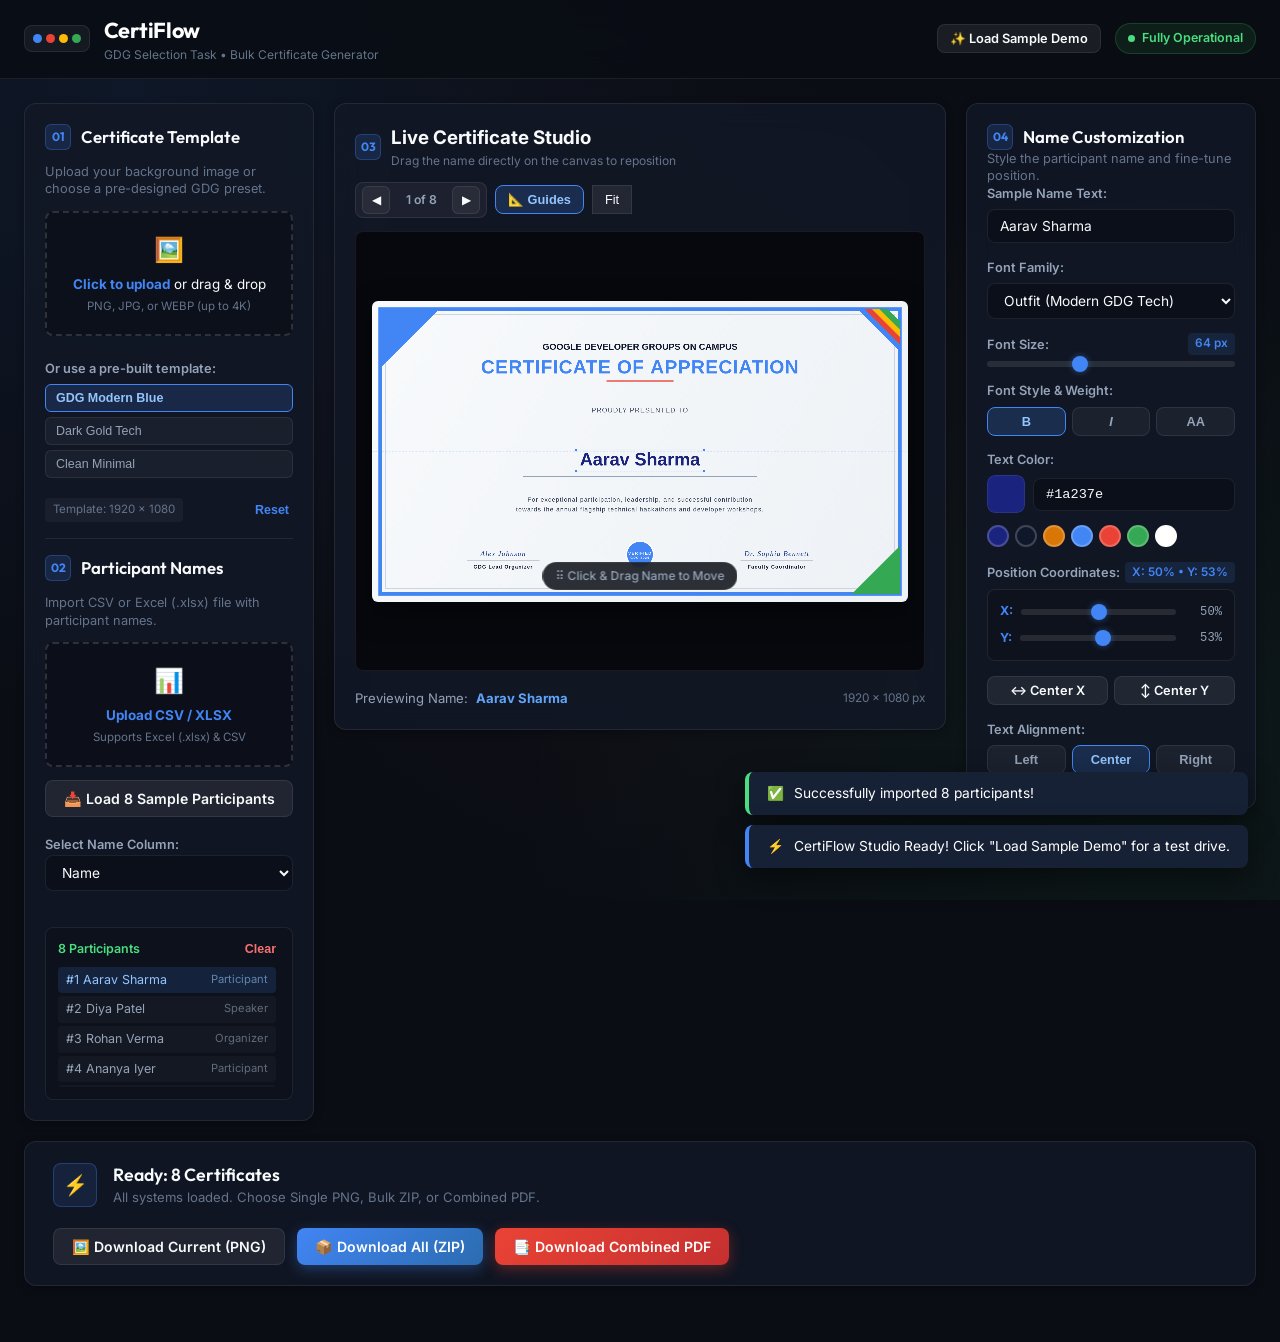
<file: index.html>
<!DOCTYPE html>
<html lang="en">
<head>
  <meta charset="UTF-8">
  <meta name="viewport" content="width=device-width, initial-scale=1.0">
  <meta name="description" content="CertiFlow - Complete Bulk Certificate Generator web app for Google Developer Groups (GDG) student events, hackathons, and workshops.">
  <title>CertiFlow — Bulk Certificate Generator (GDG)</title>

  <!-- Google Fonts: Inter, Outfit, Playfair Display, Great Vibes, Montserrat, Cinzel -->
  <link rel="preconnect" href="https://fonts.googleapis.com">
  <link rel="preconnect" href="https://fonts.gstatic.com" crossorigin>
  <link href="https://fonts.googleapis.com/css2?family=Cinzel:wght@600;700;800&family=Great+Vibes&family=Inter:wght@400;500;600;700&family=Montserrat:wght@500;600;700;800&family=Outfit:wght@500;600;700;800&family=Playfair+Display:ital,wght@0,600;0,700;1,600&display=swap" rel="stylesheet">

  <!-- Offline Local Vendor Libraries (Downloaded in libs/) -->
  <script src="libs/papaparse.min.js"></script>
  <script src="libs/xlsx.full.min.js"></script>
  <script src="libs/jszip.min.js"></script>
  <script src="libs/jspdf.umd.min.js"></script>

  <!-- Main Stylesheet -->
  <link rel="stylesheet" href="style.css">
</head>
<body>
  <!-- Top Navigation Header -->
  <header class="app-header">
    <div class="header-container">
      <div class="brand">
        <div class="brand-icon">
          <span class="gdg-dot blue"></span>
          <span class="gdg-dot red"></span>
          <span class="gdg-dot yellow"></span>
          <span class="gdg-dot green"></span>
        </div>
        <div class="brand-text">
          <h1>CertiFlow</h1>
          <span class="brand-subtitle">GDG Selection Task • Bulk Certificate Generator</span>
        </div>
      </div>

      <div class="header-actions">
        <!-- Quick Sample Loader Button -->
        <button id="loadSampleProjectBtn" class="btn btn-secondary btn-sm" title="Populate with a ready-made GDG template and 8 sample participants">
          ✨ Load Sample Demo
        </button>
        <span class="step-badge active" id="systemStatusBadge">
          <span class="pulse-indicator"></span>
          <span id="badgeText">Ready</span>
        </span>
      </div>
    </div>
  </header>

  <!-- Main Application Workspace -->
  <main class="app-main">
    <div class="workspace-container">
      
      <!-- Studio Grid: 3-column architecture -->
      <div class="workspace-grid">
        
        <!-- ====================================================================
             LEFT PANEL: Template & Participant Data
             ==================================================================== -->
        <aside class="panel-card sidebar-panel">
          
          <!-- 1. Certificate Template Section -->
          <div class="panel-section">
            <div class="panel-header">
              <span class="panel-number">01</span>
              <h3>Certificate Template</h3>
            </div>
            <p class="panel-desc">Upload your background image or choose a pre-designed GDG preset.</p>

            <!-- Template File Dropzone -->
            <div class="dropzone" id="templateDropzone">
              <input type="file" id="templateInput" accept="image/png, image/jpeg, image/jpg, image/webp" class="file-input-hidden">
              <div class="dropzone-content">
                <span class="dropzone-icon">🖼️</span>
                <span class="dropzone-text"><strong>Click to upload</strong> or drag & drop</span>
                <span class="dropzone-sub">PNG, JPG, or WEBP (up to 4K)</span>
              </div>
            </div>

            <!-- Built-in Template Presets -->
            <div class="preset-selector">
              <label class="control-label">Or use a pre-built template:</label>
              <div class="preset-buttons">
                <button class="btn-preset active" data-preset="gdg-blue" id="presetGdgBlue">GDG Modern Blue</button>
                <button class="btn-preset" data-preset="dark-gold" id="presetDarkGold">Dark Gold Tech</button>
                <button class="btn-preset" data-preset="minimal-clean" id="presetMinimal">Clean Minimal</button>
              </div>
            </div>

            <div class="meta-tag-bar">
              <span id="templateDimensionsTag" class="info-pill">Template: 1920 × 1080</span>
              <button id="resetTemplateBtn" class="btn-text">Reset</button>
            </div>
          </div>

          <div class="divider"></div>

          <!-- 2. Participant Data Section -->
          <div class="panel-section">
            <div class="panel-header">
              <span class="panel-number">02</span>
              <h3>Participant Names</h3>
            </div>
            <p class="panel-desc">Import CSV or Excel (.xlsx) file with participant names.</p>

            <!-- Participant File Dropzone -->
            <div class="dropzone" id="csvDropzone">
              <input type="file" id="csvInput" accept=".csv, .xlsx, .xls" class="file-input-hidden">
              <div class="dropzone-content">
                <span class="dropzone-icon">📊</span>
                <span class="dropzone-text"><strong>Upload CSV / XLSX</strong></span>
                <span class="dropzone-sub">Supports Excel (.xlsx) & CSV</span>
              </div>
            </div>

            <!-- Quick Sample Data Button -->
            <div class="data-quick-actions">
              <button id="loadSampleCsvBtn" class="btn btn-secondary btn-full">
                📥 Load 8 Sample Participants
              </button>
            </div>

            <!-- Column Selection (shown once file is parsed) -->
            <div class="control-group" id="columnSelectorGroup" style="display: none;">
              <label for="columnSelect" class="control-label">Select Name Column:</label>
              <select id="columnSelect" class="input-select"></select>
            </div>

            <!-- Participant Preview Mini-List -->
            <div class="participant-summary" id="participantSummary" style="display: none;">
              <div class="summary-header">
                <span class="summary-count" id="participantCount">0 Participants</span>
                <button id="clearParticipantsBtn" class="btn-text danger">Clear</button>
              </div>
              <div class="participant-list-box" id="participantListBox">
                <!-- Names dynamically populated -->
              </div>
            </div>
          </div>

        </aside>

        <!-- ====================================================================
             CENTER WORKSPACE: Live Certificate Canvas Studio
             ==================================================================== -->
        <section class="panel-card canvas-panel">
          <div class="canvas-header">
            <div class="canvas-title-group">
              <span class="panel-number">03</span>
              <div>
                <h3>Live Certificate Studio</h3>
                <span class="canvas-subtitle" id="canvasStatusNote">Drag the name directly on the canvas to reposition</span>
              </div>
            </div>

            <!-- Canvas Viewport Controls -->
            <div class="canvas-toolbar">
              <div class="participant-navigator" id="participantNav" style="display: none;">
                <button id="prevParticipantBtn" class="btn-icon" title="Previous Participant">◀</button>
                <span id="navParticipantText" class="nav-text">1 of 1</span>
                <button id="nextParticipantBtn" class="btn-icon" title="Next Participant">▶</button>
              </div>
              <button id="toggleGuidesBtn" class="btn-toggle active" title="Toggle Center Guides">📐 Guides</button>
              <button id="fitCanvasBtn" class="btn-secondary btn-sm" title="Fit to screen">Fit</button>
            </div>
          </div>

          <!-- Canvas Interactive Stage Area -->
          <div class="canvas-viewport" id="canvasViewport">
            <div class="canvas-wrapper" id="canvasWrapper">
              <canvas id="certCanvas" width="1920" height="1080"></canvas>
              <!-- Floating Drag Hint Indicator -->
              <div class="drag-hint" id="dragHint">
                <span>⠿ Click & Drag Name to Move</span>
              </div>
            </div>
          </div>

          <!-- Canvas Sub-Bar -->
          <div class="canvas-footer-bar">
            <div class="active-participant-pill">
              <span class="pill-label">Previewing Name:</span>
              <strong id="activePreviewName">Aarav Sharma</strong>
            </div>
            <div class="canvas-resolution-info" id="resolutionTag">1920 × 1080 px</div>
          </div>
        </section>

        <!-- ====================================================================
             RIGHT PANEL: Typography & Positioning Controls
             ==================================================================== -->
        <aside class="panel-card sidebar-panel">
          <div class="panel-header">
            <span class="panel-number">04</span>
            <h3>Name Customization</h3>
          </div>
          <p class="panel-desc">Style the participant name and fine-tune position.</p>

          <!-- Custom Text / Placeholder Input -->
          <div class="control-group">
            <label for="customNameInput" class="control-label">Sample Name Text:</label>
            <input type="text" id="customNameInput" class="input-text" value="Aarav Sharma" placeholder="Type a name to test...">
          </div>

          <!-- Font Family Selector -->
          <div class="control-group">
            <label for="fontFamilySelect" class="control-label">Font Family:</label>
            <select id="fontFamilySelect" class="input-select">
              <option value="'Outfit', sans-serif" selected>Outfit (Modern GDG Tech)</option>
              <option value="'Inter', sans-serif">Inter (Clean Modern)</option>
              <option value="'Great Vibes', cursive">Great Vibes (Formal Calligraphy)</option>
              <option value="'Playfair Display', serif">Playfair Display (Classic Elegant)</option>
              <option value="'Cinzel', serif">Cinzel (Regal Serif)</option>
              <option value="'Montserrat', sans-serif">Montserrat (Geometric Sans)</option>
            </select>
          </div>

          <!-- Font Size Slider -->
          <div class="control-group">
            <div class="control-label-row">
              <label for="fontSizeRange" class="control-label">Font Size:</label>
              <span class="control-value-badge" id="fontSizeVal">64 px</span>
            </div>
            <input type="range" id="fontSizeRange" min="20" max="140" value="64" class="input-range">
          </div>

          <!-- Font Weight & Style -->
          <div class="control-group">
            <label class="control-label">Font Style & Weight:</label>
            <div class="btn-group-row">
              <button id="btnBold" class="btn-toggle active" title="Bold"><strong>B</strong></button>
              <button id="btnItalic" class="btn-toggle" title="Italic"><em>I</em></button>
              <button id="btnUppercase" class="btn-toggle" title="UPPERCASE">AA</button>
            </div>
          </div>

          <!-- Text Color Picker -->
          <div class="control-group">
            <label class="control-label">Text Color:</label>
            <div class="color-picker-row">
              <input type="color" id="textColorInput" value="#1a237e" class="input-color">
              <input type="text" id="textColorHex" value="#1a237e" class="input-text-code" maxlength="7">
            </div>
            <!-- Preset Palette Swatches -->
            <div class="palette-swatches">
              <button class="color-swatch" style="background: #1a237e;" data-color="#1a237e" title="Navy Blue"></button>
              <button class="color-swatch" style="background: #0f172a;" data-color="#0f172a" title="Midnight Black"></button>
              <button class="color-swatch" style="background: #d97706;" data-color="#d97706" title="Gold / Amber"></button>
              <button class="color-swatch" style="background: #4285f4;" data-color="#4285f4" title="GDG Blue"></button>
              <button class="color-swatch" style="background: #ea4335;" data-color="#ea4335" title="GDG Red"></button>
              <button class="color-swatch" style="background: #34a853;" data-color="#34a853" title="GDG Green"></button>
              <button class="color-swatch" style="background: #ffffff;" data-color="#ffffff" title="Crisp White"></button>
            </div>
          </div>

          <!-- Drag & Coordinates Controls -->
          <div class="control-group">
            <div class="control-label-row">
              <label class="control-label">Position Coordinates:</label>
              <span class="control-value-badge" id="coordTag">X: 50.0% • Y: 53.0%</span>
            </div>
            
            <div class="coord-sliders">
              <div class="slider-row">
                <span class="axis-label">X:</span>
                <input type="range" id="posXRange" min="5" max="95" step="0.5" value="50" class="input-range">
                <span class="axis-val" id="posXVal">50%</span>
              </div>
              <div class="slider-row">
                <span class="axis-label">Y:</span>
                <input type="range" id="posYRange" min="10" max="90" step="0.5" value="53" class="input-range">
                <span class="axis-val" id="posYVal">53%</span>
              </div>
            </div>

            <!-- Quick Alignment Buttons -->
            <div class="btn-group-row" style="margin-top: 0.6rem;">
              <button id="centerHorizontalBtn" class="btn btn-secondary btn-sm" style="flex: 1;">
                ↔ Center X
              </button>
              <button id="centerVerticalBtn" class="btn btn-secondary btn-sm" style="flex: 1;">
                ↕ Center Y
              </button>
            </div>
          </div>

          <!-- Text Alignment (Left, Center, Right) -->
          <div class="control-group">
            <label class="control-label">Text Alignment:</label>
            <div class="btn-group-row">
              <button class="btn-toggle" data-align="left" id="alignLeft">Left</button>
              <button class="btn-toggle active" data-align="center" id="alignCenter">Center</button>
              <button class="btn-toggle" data-align="right" id="alignRight">Right</button>
            </div>
          </div>

        </aside>

      </div>

      <!-- ====================================================================
           BOTTOM EXPORT ACTION BAR
           ==================================================================== -->
      <footer class="export-bar">
        <div class="export-summary">
          <div class="export-icon-box">⚡</div>
          <div>
            <h4 id="exportHeading">Ready to Export</h4>
            <p id="exportSubtitle">Download the current preview or generate all certificates in bulk.</p>
          </div>
        </div>

        <div class="export-action-buttons">
          <!-- 1. Single Image Download -->
          <button id="downloadCurrentBtn" class="btn btn-secondary" title="Download the certificate currently shown in the preview">
            🖼️ Download Current (PNG)
          </button>

          <!-- 2. Bulk ZIP Download -->
          <button id="downloadZipBtn" class="btn btn-primary" title="Export all certificates as individual high-res images in a ZIP archive">
            📦 Download All (ZIP)
          </button>

          <!-- 3. Combined PDF Download -->
          <button id="downloadPdfBtn" class="btn btn-accent" title="Export all certificates merged into a single multi-page PDF document">
            📑 Download Combined PDF
          </button>
        </div>
      </footer>

    </div>
  </main>

  <!-- ====================================================================
       MODAL: Bulk Generation Progress
       ==================================================================== -->
  <div class="modal-backdrop" id="progressModal" style="display: none;">
    <div class="modal-card">
      <div class="modal-header">
        <span class="modal-icon">⚙️</span>
        <h3 id="modalTitle">Generating Certificates...</h3>
      </div>
      <p class="modal-desc" id="modalDesc">Rendering high-resolution certificates in memory.</p>

      <div class="progress-bar-container">
        <div class="progress-bar-fill" id="progressBarFill" style="width: 0%;"></div>
      </div>
      <div class="progress-stats">
        <span id="progressCount">0 / 0 Completed</span>
        <span id="progressPercent">0%</span>
      </div>

      <div class="modal-footer">
        <span class="modal-note">Please keep this window open while processing completes.</span>
      </div>
    </div>
  </div>

  <!-- Toast Container -->
  <div class="toast-container" id="toastContainer"></div>

  <!-- Main JavaScript File -->
  <script src="script.js"></script>
</body>
</html>
</file>
<file: style.css>
/* ==========================================================================
   CertiFlow — Complete Modern CSS Design System
   Bulk Certificate Generator (GDG Task)
   ========================================================================== */

/* --------------------------------------------------------------------------
   1. Design Tokens & Variables
   -------------------------------------------------------------------------- */
:root {
  /* Google Developer Group Brand Accents */
  --gdg-blue: #4285F4;
  --gdg-red: #EA4335;
  --gdg-yellow: #FBBC05;
  --gdg-green: #34A853;

  /* Surfaces & Backgrounds */
  --bg-dark: #0a0d14;
  --bg-surface: #121826;
  --bg-card: rgba(18, 24, 38, 0.85);
  --bg-card-hover: rgba(26, 35, 54, 0.95);
  --bg-input: #0b0f19;
  --border-subtle: rgba(255, 255, 255, 0.08);
  --border-focus: rgba(66, 133, 244, 0.5);

  /* Typography */
  --text-primary: #f8fafc;
  --text-secondary: #94a3b8;
  --text-muted: #64748b;
  --font-heading: 'Outfit', -apple-system, BlinkMacSystemFont, sans-serif;
  --font-body: 'Inter', -apple-system, BlinkMacSystemFont, sans-serif;

  /* Shapes & Transitions */
  --radius-sm: 8px;
  --radius-md: 12px;
  --radius-lg: 18px;
  --radius-full: 9999px;
  --shadow-sm: 0 2px 8px rgba(0, 0, 0, 0.3);
  --shadow-md: 0 10px 30px rgba(0, 0, 0, 0.45);
  --shadow-glow: 0 0 30px rgba(66, 133, 244, 0.25);
  --transition: all 0.2s cubic-bezier(0.4, 0, 0.2, 1);
  --max-width: 1560px;
}

/* --------------------------------------------------------------------------
   2. Reset & Global Styles
   -------------------------------------------------------------------------- */
* {
  margin: 0;
  padding: 0;
  box-sizing: border-box;
}

body {
  font-family: var(--font-body);
  background-color: var(--bg-dark);
  color: var(--text-primary);
  min-height: 100vh;
  line-height: 1.5;
  -webkit-font-smoothing: antialiased;
  background-image: 
    radial-gradient(circle at 10% 10%, rgba(66, 133, 244, 0.09) 0%, transparent 45%),
    radial-gradient(circle at 90% 90%, rgba(52, 168, 83, 0.07) 0%, transparent 45%),
    radial-gradient(circle at 50% 50%, rgba(234, 67, 53, 0.04) 0%, transparent 60%);
  background-attachment: fixed;
}

/* --------------------------------------------------------------------------
   3. Header Navigation
   -------------------------------------------------------------------------- */
.app-header {
  position: sticky;
  top: 0;
  z-index: 100;
  background: rgba(10, 13, 20, 0.88);
  backdrop-filter: blur(16px);
  -webkit-backdrop-filter: blur(16px);
  border-bottom: 1px solid var(--border-subtle);
  padding: 0.85rem 1.5rem;
}

.header-container {
  max-width: var(--max-width);
  margin: 0 auto;
  display: flex;
  justify-content: space-between;
  align-items: center;
}

.brand {
  display: flex;
  align-items: center;
  gap: 0.85rem;
}

.brand-icon {
  display: flex;
  gap: 4px;
  background: rgba(255, 255, 255, 0.05);
  padding: 8px;
  border-radius: var(--radius-sm);
  border: 1px solid var(--border-subtle);
}

.gdg-dot {
  width: 9px;
  height: 9px;
  border-radius: 50%;
}
.gdg-dot.blue { background-color: var(--gdg-blue); }
.gdg-dot.red { background-color: var(--gdg-red); }
.gdg-dot.yellow { background-color: var(--gdg-yellow); }
.gdg-dot.green { background-color: var(--gdg-green); }

.brand-text h1 {
  font-family: var(--font-heading);
  font-size: 1.35rem;
  font-weight: 700;
  letter-spacing: -0.02em;
  background: linear-gradient(135deg, #ffffff 40%, var(--gdg-blue) 100%);
  -webkit-background-clip: text;
  -webkit-text-fill-color: transparent;
}

.brand-subtitle {
  font-size: 0.75rem;
  color: var(--text-muted);
  display: block;
}

.header-actions {
  display: flex;
  align-items: center;
  gap: 0.85rem;
}

.step-badge {
  display: inline-flex;
  align-items: center;
  gap: 7px;
  background: rgba(52, 168, 83, 0.12);
  color: #4ade80;
  border: 1px solid rgba(52, 168, 83, 0.25);
  padding: 5px 12px;
  border-radius: var(--radius-full);
  font-size: 0.78rem;
  font-weight: 600;
}

.pulse-indicator {
  width: 7px;
  height: 7px;
  background-color: #4ade80;
  border-radius: 50%;
  animation: pulse 1.8s infinite;
}

@keyframes pulse {
  0% { transform: scale(0.95); box-shadow: 0 0 0 0 rgba(74, 222, 128, 0.6); }
  70% { transform: scale(1.1); box-shadow: 0 0 0 7px rgba(74, 222, 128, 0); }
  100% { transform: scale(0.95); box-shadow: 0 0 0 0 rgba(74, 222, 128, 0); }
}

/* --------------------------------------------------------------------------
   4. Buttons & Form Controls
   -------------------------------------------------------------------------- */
.btn {
  display: inline-flex;
  align-items: center;
  justify-content: center;
  gap: 7px;
  padding: 9px 18px;
  border-radius: var(--radius-sm);
  font-family: var(--font-body);
  font-size: 0.88rem;
  font-weight: 600;
  cursor: pointer;
  transition: var(--transition);
  border: none;
  text-decoration: none;
  white-space: nowrap;
}

.btn-sm {
  padding: 6px 12px;
  font-size: 0.8rem;
}

.btn-full {
  width: 100%;
}

.btn-secondary {
  background: rgba(255, 255, 255, 0.07);
  color: var(--text-primary);
  border: 1px solid var(--border-subtle);
}

.btn-secondary:hover:not(:disabled) {
  background: rgba(255, 255, 255, 0.12);
  border-color: rgba(255, 255, 255, 0.2);
  transform: translateY(-1px);
}

.btn-primary {
  background: linear-gradient(135deg, var(--gdg-blue), #2b6cb0);
  color: #ffffff;
  box-shadow: 0 4px 14px rgba(66, 133, 244, 0.35);
}

.btn-primary:hover:not(:disabled) {
  background: linear-gradient(135deg, #5a96f8, #3182ce);
  box-shadow: 0 6px 20px rgba(66, 133, 244, 0.5);
  transform: translateY(-1px);
}

.btn-accent {
  background: linear-gradient(135deg, #ea4335, #c53030);
  color: #ffffff;
  box-shadow: 0 4px 14px rgba(234, 67, 53, 0.35);
}

.btn-accent:hover:not(:disabled) {
  background: linear-gradient(135deg, #f05a4d, #d03838);
  box-shadow: 0 6px 20px rgba(234, 67, 53, 0.5);
  transform: translateY(-1px);
}

.btn-text {
  background: transparent;
  border: none;
  color: var(--gdg-blue);
  font-size: 0.78rem;
  font-weight: 600;
  cursor: pointer;
  padding: 2px 4px;
}
.btn-text.danger { color: #f87171; }
.btn-text:hover { text-decoration: underline; }

.btn-toggle {
  background: rgba(255, 255, 255, 0.05);
  border: 1px solid var(--border-subtle);
  color: var(--text-secondary);
  padding: 6px 12px;
  border-radius: var(--radius-sm);
  font-size: 0.8rem;
  font-weight: 600;
  cursor: pointer;
  transition: var(--transition);
}

.btn-toggle:hover {
  background: rgba(255, 255, 255, 0.1);
  color: var(--text-primary);
}

.btn-toggle.active {
  background: rgba(66, 133, 244, 0.2);
  border-color: var(--gdg-blue);
  color: #93c5fd;
}

.btn-icon {
  background: rgba(255, 255, 255, 0.05);
  border: 1px solid var(--border-subtle);
  color: var(--text-primary);
  width: 28px;
  height: 28px;
  border-radius: 6px;
  display: inline-flex;
  align-items: center;
  justify-content: center;
  font-size: 0.75rem;
  cursor: pointer;
  transition: var(--transition);
}

.btn-icon:hover {
  background: rgba(255, 255, 255, 0.12);
  border-color: var(--border-focus);
}

.btn:disabled, .btn-secondary:disabled, .btn-primary:disabled, .btn-accent:disabled {
  opacity: 0.45;
  cursor: not-allowed;
  transform: none !important;
  box-shadow: none !important;
}

/* Form Inputs */
.control-group {
  display: flex;
  flex-direction: column;
  gap: 6px;
  margin-bottom: 0.9rem;
}

.control-label {
  font-size: 0.8rem;
  font-weight: 600;
  color: var(--text-secondary);
}

.control-label-row {
  display: flex;
  justify-content: space-between;
  align-items: center;
}

.control-value-badge {
  font-size: 0.74rem;
  font-weight: 600;
  color: var(--gdg-blue);
  background: rgba(66, 133, 244, 0.12);
  padding: 2px 7px;
  border-radius: 4px;
}

.input-text, .input-select {
  background: var(--bg-input);
  border: 1px solid var(--border-subtle);
  color: var(--text-primary);
  padding: 8px 12px;
  border-radius: var(--radius-sm);
  font-size: 0.86rem;
  font-family: var(--font-body);
  transition: var(--transition);
  outline: none;
  width: 100%;
}

.input-text:focus, .input-select:focus {
  border-color: var(--gdg-blue);
  box-shadow: 0 0 0 3px rgba(66, 133, 244, 0.15);
}

.input-select option {
  background: #121826;
  color: #ffffff;
}

.input-range {
  -webkit-appearance: none;
  appearance: none;
  width: 100%;
  height: 6px;
  border-radius: 3px;
  background: rgba(255, 255, 255, 0.1);
  outline: none;
}

.input-range::-webkit-slider-thumb {
  -webkit-appearance: none;
  appearance: none;
  width: 16px;
  height: 16px;
  border-radius: 50%;
  background: var(--gdg-blue);
  cursor: pointer;
  box-shadow: 0 0 6px rgba(66, 133, 244, 0.5);
  transition: var(--transition);
}

.input-range::-webkit-slider-thumb:hover {
  transform: scale(1.18);
  background: #60a5fa;
}

.btn-group-row {
  display: flex;
  gap: 6px;
}

.btn-group-row .btn-toggle {
  flex: 1;
  text-align: center;
}

/* --------------------------------------------------------------------------
   5. Workspace Grid Layout
   -------------------------------------------------------------------------- */
.app-main {
  padding: 1.5rem 1.5rem 3.5rem;
}

.workspace-container {
  max-width: var(--max-width);
  margin: 0 auto;
  display: flex;
  flex-direction: column;
  gap: 1.25rem;
}

.workspace-grid {
  display: grid;
  grid-template-columns: 310px 1fr 310px;
  gap: 1.25rem;
  align-items: start;
}

@media (max-width: 1280px) {
  .workspace-grid {
    grid-template-columns: 290px 1fr 290px;
  }
}

@media (max-width: 1100px) {
  .workspace-grid {
    grid-template-columns: 1fr;
  }
}

.panel-card {
  background: var(--bg-card);
  backdrop-filter: blur(14px);
  -webkit-backdrop-filter: blur(14px);
  border: 1px solid var(--border-subtle);
  border-radius: var(--radius-md);
  padding: 1.25rem;
  box-shadow: var(--shadow-sm);
}

.panel-section {
  display: flex;
  flex-direction: column;
  gap: 0.85rem;
}

.panel-header {
  display: flex;
  align-items: center;
  gap: 0.65rem;
}

.panel-number {
  font-family: var(--font-heading);
  font-size: 0.75rem;
  font-weight: 700;
  background: rgba(66, 133, 244, 0.15);
  color: var(--gdg-blue);
  width: 26px;
  height: 26px;
  display: inline-flex;
  align-items: center;
  justify-content: center;
  border-radius: 6px;
  border: 1px solid rgba(66, 133, 244, 0.3);
}

.panel-header h3 {
  font-family: var(--font-heading);
  font-size: 1.05rem;
  font-weight: 600;
}

.panel-desc {
  font-size: 0.8rem;
  color: var(--text-muted);
  line-height: 1.35;
}

.divider {
  height: 1px;
  background: var(--border-subtle);
  margin: 1rem 0;
}

/* --------------------------------------------------------------------------
   6. Dropzone & File Inputs
   -------------------------------------------------------------------------- */
.dropzone {
  background: rgba(10, 13, 20, 0.6);
  border: 2px dashed rgba(255, 255, 255, 0.14);
  border-radius: var(--radius-sm);
  padding: 1.15rem 1rem;
  text-align: center;
  cursor: pointer;
  transition: var(--transition);
  position: relative;
}

.dropzone:hover, .dropzone.dragover {
  border-color: var(--gdg-blue);
  background: rgba(66, 133, 244, 0.08);
}

.file-input-hidden {
  position: absolute;
  top: 0;
  left: 0;
  width: 100%;
  height: 100%;
  opacity: 0;
  cursor: pointer;
}

.dropzone-content {
  display: flex;
  flex-direction: column;
  align-items: center;
  gap: 4px;
  pointer-events: none;
}

.dropzone-icon {
  font-size: 1.5rem;
  margin-bottom: 2px;
}

.dropzone-text {
  font-size: 0.84rem;
  color: var(--text-primary);
}

.dropzone-text strong {
  color: var(--gdg-blue);
}

.dropzone-sub {
  font-size: 0.72rem;
  color: var(--text-muted);
}

/* Template Presets */
.preset-selector {
  margin-top: 0.4rem;
}

.preset-buttons {
  display: flex;
  flex-direction: column;
  gap: 5px;
  margin-top: 5px;
}

.btn-preset {
  background: rgba(255, 255, 255, 0.04);
  border: 1px solid var(--border-subtle);
  color: var(--text-secondary);
  padding: 6px 10px;
  border-radius: 6px;
  font-size: 0.78rem;
  font-weight: 500;
  text-align: left;
  cursor: pointer;
  transition: var(--transition);
}

.btn-preset:hover {
  background: rgba(255, 255, 255, 0.08);
  color: var(--text-primary);
}

.btn-preset.active {
  background: rgba(66, 133, 244, 0.16);
  border-color: var(--gdg-blue);
  color: #93c5fd;
  font-weight: 600;
}

.meta-tag-bar {
  display: flex;
  justify-content: space-between;
  align-items: center;
  margin-top: 0.4rem;
}

.info-pill {
  font-size: 0.72rem;
  color: var(--text-muted);
  background: rgba(255, 255, 255, 0.04);
  padding: 3px 8px;
  border-radius: 4px;
}

/* Participant Data Summary */
.participant-summary {
  background: rgba(10, 13, 20, 0.5);
  border: 1px solid var(--border-subtle);
  border-radius: var(--radius-sm);
  padding: 0.75rem;
  margin-top: 0.5rem;
}

.summary-header {
  display: flex;
  justify-content: space-between;
  align-items: center;
  margin-bottom: 0.5rem;
}

.summary-count {
  font-size: 0.78rem;
  font-weight: 600;
  color: #4ade80;
}

.participant-list-box {
  max-height: 120px;
  overflow-y: auto;
  display: flex;
  flex-direction: column;
  gap: 3px;
  padding-right: 4px;
}

.participant-item {
  font-size: 0.78rem;
  padding: 4px 8px;
  background: rgba(255, 255, 255, 0.03);
  border-radius: 4px;
  color: var(--text-secondary);
  display: flex;
  justify-content: space-between;
  cursor: pointer;
}

.participant-item:hover, .participant-item.active {
  background: rgba(66, 133, 244, 0.15);
  color: #93c5fd;
}

/* --------------------------------------------------------------------------
   7. Center Live Canvas Studio
   -------------------------------------------------------------------------- */
.canvas-panel {
  display: flex;
  flex-direction: column;
  gap: 0.85rem;
  min-height: 600px;
}

.canvas-header {
  display: flex;
  justify-content: space-between;
  align-items: center;
  flex-wrap: wrap;
  gap: 0.75rem;
}

.canvas-title-group {
  display: flex;
  align-items: center;
  gap: 0.65rem;
}

.canvas-subtitle {
  font-size: 0.75rem;
  color: var(--text-muted);
  display: block;
}

.canvas-toolbar {
  display: flex;
  align-items: center;
  gap: 0.5rem;
}

.participant-navigator {
  display: flex;
  align-items: center;
  gap: 6px;
  background: rgba(255, 255, 255, 0.05);
  padding: 3px 6px;
  border-radius: var(--radius-sm);
  border: 1px solid var(--border-subtle);
}

.nav-text {
  font-size: 0.76rem;
  font-weight: 600;
  color: var(--text-secondary);
  min-width: 50px;
  text-align: center;
}

.canvas-viewport {
  flex: 1;
  background: #06080d;
  border-radius: var(--radius-sm);
  border: 1px solid var(--border-subtle);
  padding: 1rem;
  display: flex;
  align-items: center;
  justify-content: center;
  position: relative;
  overflow: hidden;
  min-height: 440px;
}

.canvas-wrapper {
  position: relative;
  display: flex;
  align-items: center;
  justify-content: center;
  max-width: 100%;
  max-height: 100%;
}

#certCanvas {
  display: block;
  max-width: 100%;
  max-height: 480px;
  height: auto;
  border-radius: 6px;
  box-shadow: var(--shadow-md);
  cursor: crosshair;
  background: #111724;
}

#certCanvas.dragging {
  cursor: grabbing !important;
}

.drag-hint {
  position: absolute;
  bottom: 12px;
  left: 50%;
  transform: translateX(-50%);
  background: rgba(10, 13, 20, 0.85);
  backdrop-filter: blur(8px);
  color: var(--text-secondary);
  font-size: 0.75rem;
  font-weight: 500;
  padding: 4px 12px;
  border-radius: var(--radius-full);
  border: 1px solid var(--border-subtle);
  pointer-events: none;
  transition: opacity 0.3s ease;
}

.canvas-footer-bar {
  display: flex;
  justify-content: space-between;
  align-items: center;
  padding-top: 0.25rem;
}

.active-participant-pill {
  font-size: 0.82rem;
  color: var(--text-secondary);
}

.active-participant-pill strong {
  color: #60a5fa;
  margin-left: 4px;
}

.canvas-resolution-info {
  font-size: 0.74rem;
  color: var(--text-muted);
}

/* --------------------------------------------------------------------------
   8. Right Panel Styling Controls
   -------------------------------------------------------------------------- */
.color-picker-row {
  display: flex;
  align-items: center;
  gap: 8px;
}

.input-color {
  -webkit-appearance: none;
  appearance: none;
  width: 38px;
  height: 38px;
  border: none;
  border-radius: var(--radius-sm);
  background: transparent;
  cursor: pointer;
}

.input-color::-webkit-color-swatch-wrapper {
  padding: 0;
}

.input-color::-webkit-color-swatch {
  border: 1px solid var(--border-subtle);
  border-radius: var(--radius-sm);
}

.input-text-code {
  flex: 1;
  background: var(--bg-input);
  border: 1px solid var(--border-subtle);
  color: var(--text-primary);
  padding: 8px 12px;
  border-radius: var(--radius-sm);
  font-size: 0.85rem;
  font-family: monospace;
}

.palette-swatches {
  display: flex;
  gap: 6px;
  margin-top: 6px;
}

.color-swatch {
  width: 22px;
  height: 22px;
  border-radius: 50%;
  border: 2px solid rgba(255, 255, 255, 0.2);
  cursor: pointer;
  transition: transform 0.15s ease;
}

.color-swatch:hover {
  transform: scale(1.2);
  border-color: #ffffff;
}

.coord-sliders {
  display: flex;
  flex-direction: column;
  gap: 8px;
  background: rgba(10, 13, 20, 0.4);
  padding: 0.75rem;
  border-radius: var(--radius-sm);
  border: 1px solid var(--border-subtle);
}

.slider-row {
  display: flex;
  align-items: center;
  gap: 8px;
}

.axis-label {
  font-size: 0.78rem;
  font-weight: 700;
  color: var(--gdg-blue);
  width: 16px;
}

.axis-val {
  font-size: 0.76rem;
  color: var(--text-secondary);
  min-width: 38px;
  text-align: right;
  font-family: monospace;
}

/* --------------------------------------------------------------------------
   9. Bottom Export Action Bar
   -------------------------------------------------------------------------- */
.export-bar {
  background: var(--bg-card);
  backdrop-filter: blur(14px);
  -webkit-backdrop-filter: blur(14px);
  border: 1px solid var(--border-subtle);
  border-radius: var(--radius-md);
  padding: 1.25rem 1.75rem;
  display: flex;
  justify-content: space-between;
  align-items: center;
  flex-wrap: wrap;
  gap: 1.25rem;
  box-shadow: var(--shadow-sm);
}

.export-summary {
  display: flex;
  align-items: center;
  gap: 1rem;
}

.export-icon-box {
  width: 44px;
  height: 44px;
  border-radius: var(--radius-sm);
  background: rgba(66, 133, 244, 0.12);
  color: var(--gdg-blue);
  display: flex;
  align-items: center;
  justify-content: center;
  font-size: 1.25rem;
  border: 1px solid rgba(66, 133, 244, 0.3);
}

.export-summary h4 {
  font-family: var(--font-heading);
  font-size: 1.1rem;
  font-weight: 600;
}

.export-summary p {
  font-size: 0.82rem;
  color: var(--text-muted);
}

.export-action-buttons {
  display: flex;
  gap: 0.75rem;
  flex-wrap: wrap;
}

/* --------------------------------------------------------------------------
   10. Progress Modal
   -------------------------------------------------------------------------- */
.modal-backdrop {
  position: fixed;
  top: 0;
  left: 0;
  width: 100vw;
  height: 100vh;
  background: rgba(0, 0, 0, 0.75);
  backdrop-filter: blur(6px);
  z-index: 1000;
  display: flex;
  align-items: center;
  justify-content: center;
  padding: 1.5rem;
}

.modal-card {
  background: #111726;
  border: 1px solid var(--border-subtle);
  border-radius: var(--radius-md);
  padding: 2rem;
  width: 100%;
  max-width: 440px;
  box-shadow: var(--shadow-md);
  display: flex;
  flex-direction: column;
  gap: 1rem;
  animation: modalScale 0.25s ease-out;
}

@keyframes modalScale {
  from { transform: scale(0.92); opacity: 0; }
  to { transform: scale(1); opacity: 1; }
}

.modal-header {
  display: flex;
  align-items: center;
  gap: 0.75rem;
}

.modal-icon {
  font-size: 1.5rem;
}

.modal-header h3 {
  font-family: var(--font-heading);
  font-size: 1.25rem;
  font-weight: 600;
}

.modal-desc {
  font-size: 0.85rem;
  color: var(--text-secondary);
}

.progress-bar-container {
  width: 100%;
  height: 10px;
  background: rgba(255, 255, 255, 0.08);
  border-radius: var(--radius-full);
  overflow: hidden;
  position: relative;
}

.progress-bar-fill {
  height: 100%;
  background: linear-gradient(90deg, var(--gdg-blue), #4ade80);
  border-radius: var(--radius-full);
  transition: width 0.15s ease-out;
}

.progress-stats {
  display: flex;
  justify-content: space-between;
  font-size: 0.82rem;
  font-weight: 600;
  color: var(--text-secondary);
}

.modal-footer {
  border-top: 1px solid var(--border-subtle);
  padding-top: 0.75rem;
}

.modal-note {
  font-size: 0.75rem;
  color: var(--text-muted);
}

/* --------------------------------------------------------------------------
   11. Toast Notifications
   -------------------------------------------------------------------------- */
.toast-container {
  position: fixed;
  bottom: 2rem;
  right: 2rem;
  z-index: 1100;
  display: flex;
  flex-direction: column;
  gap: 0.65rem;
  pointer-events: none;
}

.toast {
  pointer-events: auto;
  background: #172136;
  color: #ffffff;
  padding: 11px 18px;
  border-radius: var(--radius-sm);
  border-left: 4px solid var(--gdg-blue);
  box-shadow: var(--shadow-md);
  font-size: 0.86rem;
  display: flex;
  align-items: center;
  gap: 10px;
  animation: toastSlideIn 0.25s ease-out forwards;
}

.toast.success { border-left-color: #4ade80; }
.toast.error { border-left-color: #f87171; }

@keyframes toastSlideIn {
  from { opacity: 0; transform: translateY(15px); }
  to { opacity: 1; transform: translateY(0); }
}
</file>
